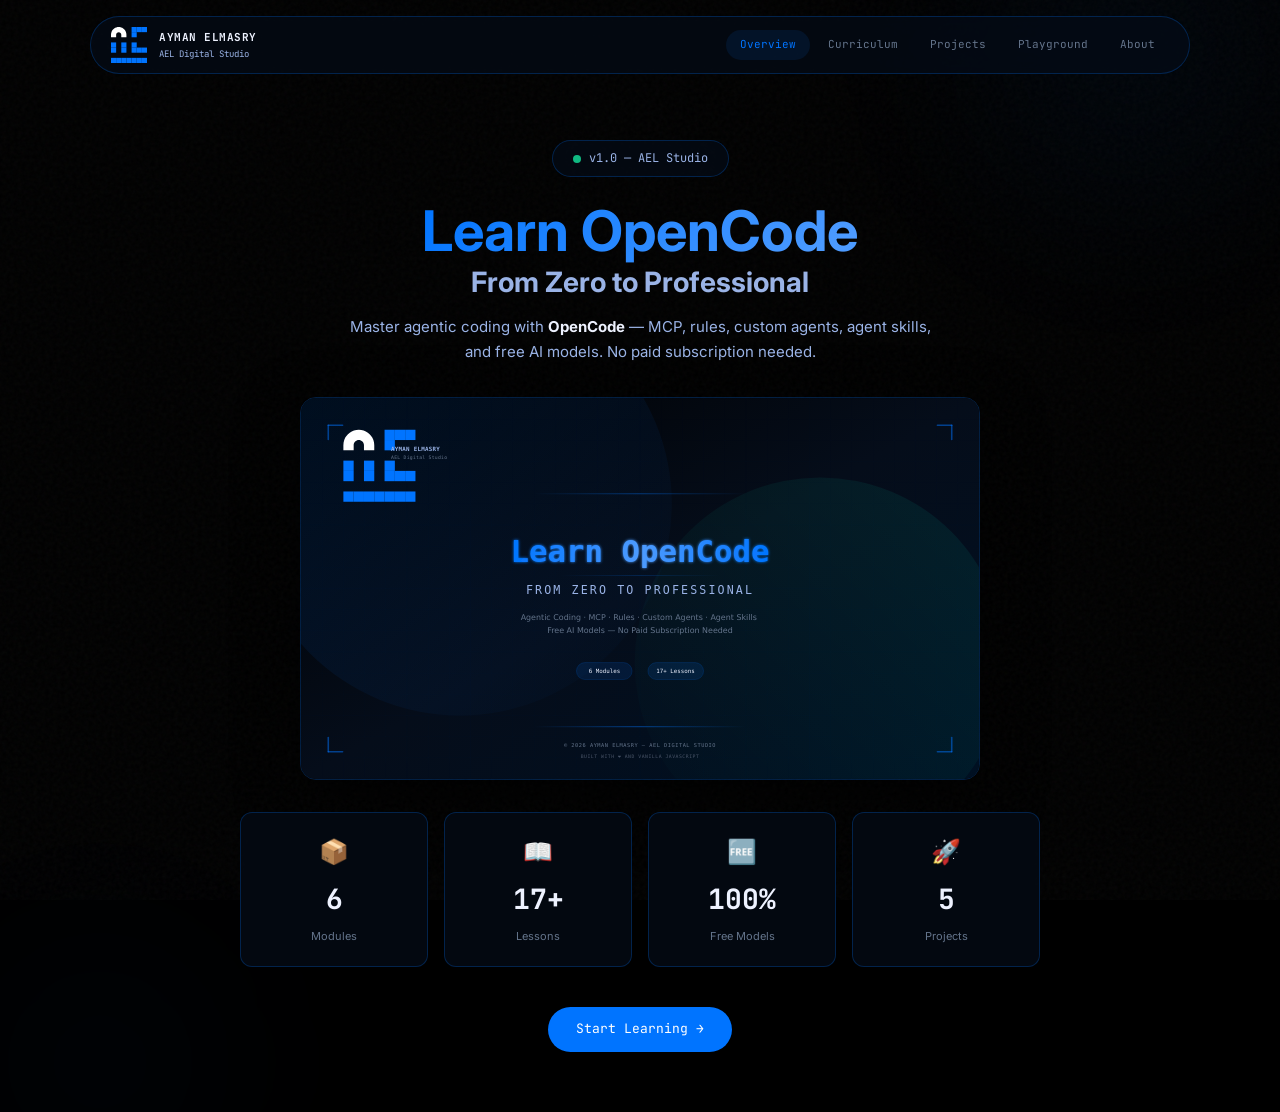
<file: index.html>
<!DOCTYPE html>
<html lang="en">
<head>
  <meta charset="UTF-8">
  <meta name="viewport" content="width=device-width, initial-scale=1.0">
  <title>Learn OpenCode — From Zero to Pro | Ayman Elmasry</title>
  <meta name="author" content="Ayman Elmasry">
  <meta name="description" content="Complete OpenCode course from scratch to professional. Agentic coding with MCP, rules, custom agents, and free AI models.">
  <meta property="og:title" content="Learn OpenCode — From Zero to Pro | Ayman Elmasry">
  <meta property="og:description" content="Master agentic coding with OpenCode — MCP, rules, custom agents, skills, and free AI models. No paid subscription needed.">
  <meta property="og:image" content="https://raw.githubusercontent.com/aymanelmasryael/learn-opencode-course/main/cover.svg">
  <meta property="og:url" content="https://github.com/aymanelmasryael/ael-learn-opencode-course">
  <meta property="og:type" content="website">
  <meta name="twitter:card" content="summary_large_image">
  <meta name="twitter:title" content="Learn OpenCode — From Zero to Pro | Ayman Elmasry">
  <meta name="twitter:description" content="Master agentic coding with OpenCode — MCP, rules, custom agents, skills, and free AI models.">
  <meta name="twitter:image" content="https://raw.githubusercontent.com/aymanelmasryael/learn-opencode-course/main/cover.svg">
  <link rel="stylesheet" href="styles.css">
  <script src="app.js" defer></script>
    <link href="https://fonts.googleapis.com/css2?family=Inter:opsz,wght@14..32,400;500;600;700;800&family=JetBrains+Mono:wght@400;500&display=swap" rel="stylesheet">
</head>
<body>
  <div class="cursor-glow" id="cursorGlow"></div>
  <div class="noise"></div>

  <nav class="navbar glass" id="navbar">
    <div class="nav-brand">
      <svg class="nav-logo-img" viewBox="0 0 226.77 226.77"><path d="m97.19,48.59v16.2h-32.4v-16.2c0-8.94-7.25-16.2-16.2-16.2s-16.2,7.25-16.2,16.2v16.2H0v-16.2c0-5.68.98-11.13,2.76-16.2C9.44,13.52,27.44,0,48.59,0s39.16,13.52,45.83,32.4c1.79,5.07,2.76,10.52,2.76,16.2Z" fill="#ffffff"/><rect y="97.19" width="32.4" height="32.4" fill="#0074FF"/><rect x="64.79" y="97.19" width="32.4" height="32.4" fill="#0074FF"/><rect x="64.79" y="129.58" width="32.4" height="32.4" fill="#0074FF"/><rect y="129.58" width="32.4" height="32.4" fill="#0074FF"/><rect x="129.58" y="97.19" width="32.4" height="32.4" fill="#0074FF"/><rect x="161.98" y="129.58" width="32.4" height="32.4" fill="#0074FF"/><rect x="194.38" y="129.58" width="32.4" height="32.4" fill="#0074FF"/><rect x="129.58" y="129.58" width="32.4" height="32.4" fill="#0074FF"/><rect x="129.58" width="32.4" height="32.4" fill="#0074FF"/><rect x="161.98" width="32.4" height="32.4" fill="#0074FF"/><rect x="194.38" width="32.4" height="32.4" fill="#0074FF"/><rect x="129.58" y="32.4" width="32.4" height="32.4" fill="#0074FF"/><rect y="194.38" width="32.4" height="32.4" fill="#0074FF"/><rect x="32.4" y="194.38" width="32.4" height="32.4" fill="#0074FF"/><rect x="64.79" y="194.38" width="32.4" height="32.4" fill="#0074FF"/><rect x="97.19" y="194.38" width="32.4" height="32.4" fill="#0074FF"/><rect x="129.58" y="194.38" width="32.4" height="32.4" fill="#0074FF"/><rect x="161.98" y="194.38" width="32.4" height="32.4" fill="#0074FF"/><rect x="194.38" y="194.38" width="32.4" height="32.4" fill="#0074FF"/></svg>
      <div class="nav-title">
        <span class="nav-name">AYMAN ELMASRY</span>
        <span class="nav-studio">AEL Digital Studio</span>
      </div>
    </div>
    <div class="nav-links" id="navLinks">
      <a href="#overview" class="nav-link active">Overview</a>
      <a href="#curriculum" class="nav-link">Curriculum</a>
      <a href="#projects" class="nav-link">Projects</a>
      <a href="#playground" class="nav-link">Playground</a>
      <a href="#about" class="nav-link">About</a>
    </div>
    <button class="nav-toggle" id="navToggle"><span></span><span></span><span></span></button>
  </nav>

  <section id="overview" class="section active">
    <div class="section-bg"><div class="orb orb-1"></div><div class="orb orb-2"></div></div>
    <div class="container hero">
      <div class="hero-badge glass"><span class="badge-dot"></span> v1.0 — AEL Studio</div>
      <h1 class="hero-title"><span class="text-gradient">Learn OpenCode</span><span class="hero-sub">From Zero to Professional</span></h1>
      <p class="hero-desc">Master agentic coding with <strong>OpenCode</strong> — MCP, rules, custom agents, agent skills, and free AI models. No paid subscription needed.</p>
      <div class="hero-cover">
        <img src="cover.svg" alt="Learn OpenCode Course" class="hero-cover-img">
      </div>
      <div class="hero-stats">
        <div class="stat-card glass"><span class="stat-icon">📦</span><span class="stat-value">6</span><span class="stat-label">Modules</span></div>
        <div class="stat-card glass"><span class="stat-icon">📖</span><span class="stat-value">17+</span><span class="stat-label">Lessons</span></div>
        <div class="stat-card glass"><span class="stat-icon">🆓</span><span class="stat-value">100%</span><span class="stat-label">Free Models</span></div>
        <div class="stat-card glass"><span class="stat-icon">🚀</span><span class="stat-value">5</span><span class="stat-label">Projects</span></div>
      </div>
      <a href="#curriculum" class="btn-primary">Start Learning →</a>
    </div>
  </section>

  <section id="curriculum" class="section">
    <div class="section-bg"><div class="orb orb-1" style="top:-150px;right:-50px"></div><div class="orb orb-2" style="bottom:-100px;left:-50px"></div></div>
    <div class="container">
      <div class="section-header">
        <div class="section-badge glass"><span class="badge-dot"></span> Full Curriculum</div>
        <h2>Algorithmic Course Structure</h2>
        <p>6 modules · 17+ algorithmic lessons · 5 hands-on projects</p>
      </div>
      <div class="modules-grid" id="modulesGrid"></div>
      <div class="lesson-detail" id="lessonDetail"></div>

      <!-- Timeline -->
      <div id="timeline" style="margin:50px 0"></div>

      <!-- MCP Diagram -->
      <h3 style="font-size:28px;font-weight:bold;text-align:center;margin:60px 0 20px;background:linear-gradient(135deg,#eef2ff,#9ab3e6);-webkit-background-clip:text;-webkit-text-fill-color:transparent">How MCP Works</h3>
      <div class="glass" style="padding:28px;margin-bottom:40px;">
        <p style="color:var(--text-secondary);font-size:13px;margin-bottom:16px;text-align:center;">MCP (Model Context Protocol) connects OpenCode to external tools like databases, APIs, and the file system.</p>
        <div class="mcp-diagram">
          <div class="mcp-node"><svg width="28" height="28" viewBox="0 0 24 24" fill="none" stroke="#0074FF" stroke-width="2"><path d="M4 17l6-6-6-6"/><path d="M12 19h8"/></svg><span>OpenCode</span><span class="mcp-label">Agent</span></div>
          <div class="mcp-arrow">⟷</div>
          <div class="mcp-node highlight"><svg width="28" height="28" viewBox="0 0 24 24" fill="none" stroke="#00ffcc" stroke-width="2"><rect x="2" y="3" width="20" height="14" rx="2"/><path d="M8 21h8"/><path d="M12 17v4"/></svg><span>MCP Server</span><span class="mcp-label">Protocol Layer</span></div>
          <div class="mcp-arrow">⟷</div>
          <div class="mcp-node-group">
            <div class="mcp-node"><svg width="22" height="22" viewBox="0 0 24 24" fill="none" stroke="#0074FF" stroke-width="2"><ellipse cx="12" cy="5" rx="9" ry="3"/><path d="M21 12c0 1.66-4 3-9 3s-9-1.34-9-3"/><path d="M3 5v14c0 1.66 4 3 9 3s9-1.34 9-3V5"/></svg><span>Database</span></div>
            <div class="mcp-node"><svg width="22" height="22" viewBox="0 0 24 24" fill="none" stroke="#0074FF" stroke-width="2"><path d="M18 10h-1.26A8 8 0 1 0 9 20h9a5 5 0 0 0 0-10z"/></svg><span>APIs</span></div>
            <div class="mcp-node"><svg width="22" height="22" viewBox="0 0 24 24" fill="none" stroke="#0074FF" stroke-width="2"><path d="M22 19a2 2 0 0 1-2 2H4a2 2 0 0 1-2-2V5a2 2 0 0 1 2-2h5l2 3h9a2 2 0 0 1 2 2z"/></svg><span>File System</span></div>
          </div>
        </div>
      </div>

      <!-- Free Models -->
      <h3 style="font-size:28px;font-weight:bold;text-align:center;margin:40px 0 20px;background:linear-gradient(135deg,#eef2ff,#9ab3e6);-webkit-background-clip:text;-webkit-text-fill-color:transparent">Supported Free AI Models</h3>
      <div class="models-grid">
        <div class="glass model-card"><div class="model-icon">🤖</div><strong>Claude 3 Haiku</strong><span class="model-meta">Anthropic · Fast & Light</span></div>
        <div class="glass model-card"><div class="model-icon">🧠</div><strong>Gemini 2.0 Flash</strong><span class="model-meta">Google · Free Tier</span></div>
        <div class="glass model-card"><div class="model-icon">🌊</div><strong>DeepSeek V3</strong><span class="model-meta">Open Source · Powerful</span></div>
        <div class="glass model-card"><div class="model-icon">📡</div><strong>LLaMA 3</strong><span class="model-meta">Meta · Open Weights</span></div>
      </div>
    </div>
  </section>

  <section id="projects" class="section">
    <div class="section-bg"><div class="orb orb-1" style="top:-100px;right:50px"></div><div class="orb orb-2" style="bottom:-120px;left:50px"></div></div>
    <div class="container">
      <div class="section-header">
        <div class="section-badge glass"><span class="badge-dot"></span> Hands-On</div>
        <h2>5 Practical Projects</h2>
        <p>From "Hello World" to a full Next.js app with custom agents</p>
      </div>
      <div class="projects-grid" id="projectsGrid"></div>
      <div class="project-detail" id="projectDetail"></div>
    </div>
  </section>

  <section id="playground" class="section">
    <div class="section-bg"><div class="orb orb-1" style="top:-100px;right:0"></div></div>
    <div class="container">
      <div class="section-header">
        <div class="section-badge glass"><span class="badge-dot"></span> Interactive Lab</div>
        <h2>Code Playground</h2>
        <p>Try OpenCode commands, rules, and MCP configs live</p>
      </div>
      <div class="glass" style="padding:24px;">
        <div class="playground-tabs">
          <button class="playground-tab active" data-pt="opencode">OpenCode CLI</button>
          <button class="playground-tab" data-pt="rules">Rules</button>
          <button class="playground-tab" data-pt="mcp">MCP Config</button>
        </div>
        <div class="playground-editor">
          <textarea id="codeEditor" spellcheck="false" placeholder="# Example: Create a new project
create-project nextjs-blog

# Add project rules
add-rule &quot;Use Next.js 14 with App Router&quot;

# Run agent to build a page
agent-run &quot;Create a landing page with Hero Section&quot;"></textarea>
          <div class="playground-output" id="playgroundOutput"><span class="output-placeholder">▶ Run a command to see the result...</span></div>
        </div>
        <div class="playground-actions">
          <button class="btn-primary" id="runBtn">▶ Run</button>
          <button class="btn-secondary" id="clearBtn">Clear</button>
          <button class="btn-secondary" id="resetBtn">Reset</button>
        </div>
      </div>
    </div>
  </section>

  <section id="about" class="section">
    <div class="section-bg"><div class="orb orb-1" style="top:-200px;left:-100px"></div><div class="orb orb-2" style="bottom:-150px;right:-100px"></div></div>
    <div class="container">
      <div class="section-header">
        <div class="section-badge glass"><span class="badge-dot"></span> AEL Digital Studio</div>
        <h2>About This Course</h2>
      </div>
      <div class="about-grid">
        <div class="about-card glass"><h3>Author</h3><p><strong>Ayman Elmasry</strong><br>AEL Digital Studio</p><p class="about-version">Learn OpenCode v1.0 — 2026</p><p class="about-license">MIT License — Free for personal and commercial use</p></div>
        <div class="about-card glass"><h3>What You'll Learn</h3><ul class="about-list"><li>OpenCode installation and basic commands</li><li>Agent Instructions & Custom Slash Commands</li><li>Context window management</li><li>Agent Skills for repeatable workflows</li><li>Project Rules to guide AI behavior</li><li>MCP servers & tool integration</li><li>Custom agents and sub-agents</li><li>Building real apps with free AI models</li></ul></div>
        <div class="about-card glass"><h3>Prerequisites</h3><ul class="about-list"><li>Basic programming knowledge (any language)</li><li>Node.js installed (v18+)</li><li>A terminal / command line</li><li>No paid AI subscription needed</li></ul></div>
        <div class="about-card glass"><h3>Why OpenCode?</h3><p>OpenCode is one of the most exciting tools for developers who want agentic coding without expensive subscriptions. Free models need more structure — that's exactly what this course teaches.</p></div>
      </div>
      <div class="about-footer glass"><p>© 2026 Ayman Elmasry — AEL Digital Studio. All rights reserved.</p><p class="about-tagline">Built with ❤️ and vanilla JavaScript</p></div>
    </div>
  </section>


</body>
</html>
</file>
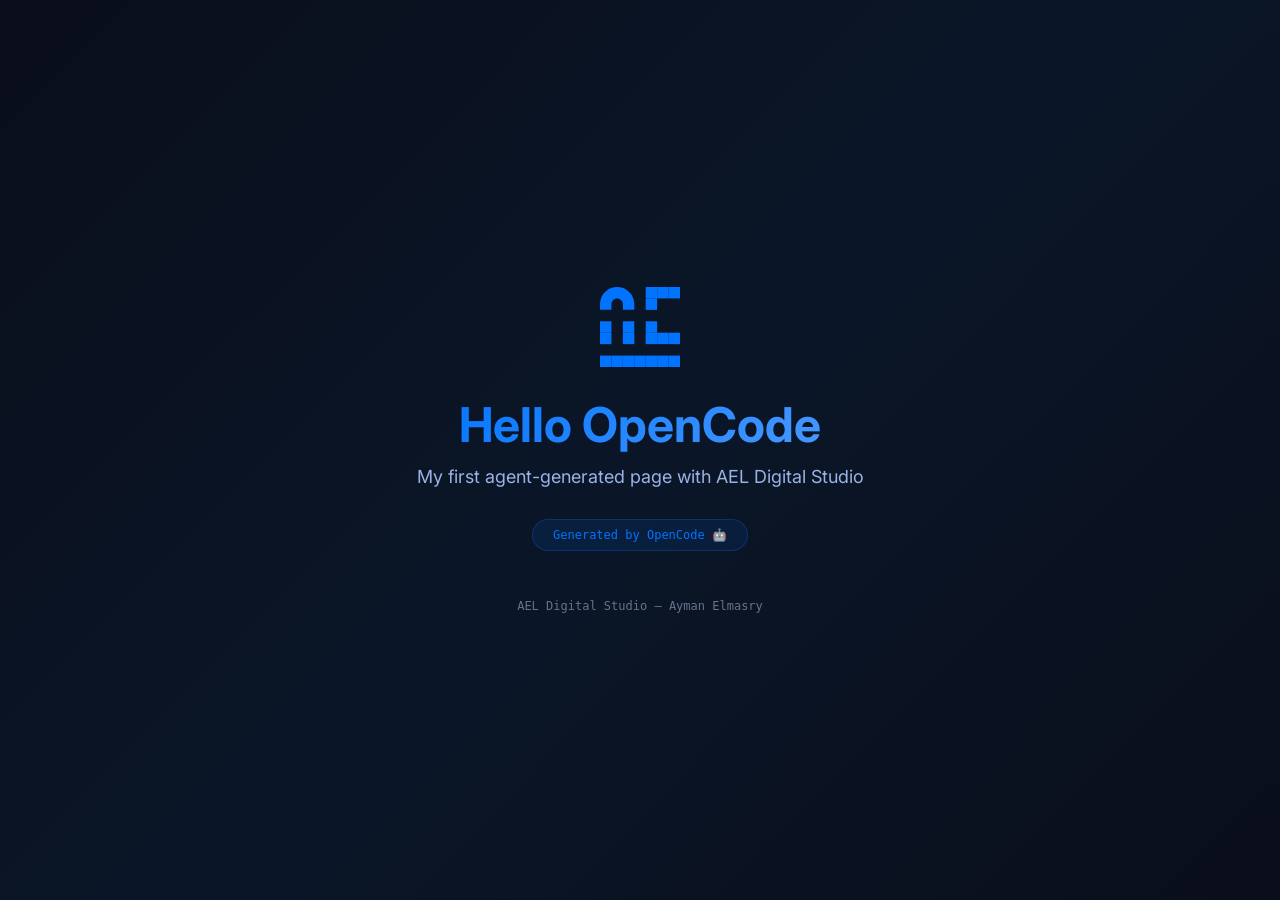
<file: projects/01-hello-opencode/index.html>
<!DOCTYPE html>
<html lang="en">
<head>
  <meta charset="UTF-8">
  <meta name="viewport" content="width=device-width, initial-scale=1.0">
  <title>Hello OpenCode — AEL Digital Studio</title>
  <style>
    :root { --primary: #0074FF; --bg: #0a0e1a; --text: #eef2ff; --accent: #00ffcc; }
    * { margin: 0; padding: 0; box-sizing: border-box; }
    body {
      font-family: -apple-system, BlinkMacSystemFont, 'Inter', system-ui, sans-serif;
      background: var(--bg); color: var(--text); min-height: 100vh;
      display: flex; align-items: center; justify-content: center;
      background: linear-gradient(135deg, #0a0e1a 0%, #0a1628 50%, #0a0e1a 100%);
    }
    .container { text-align: center; padding: 40px; }
    .logo svg { width: 80px; height: 80px; margin-bottom: 24px; }
    h1 {
      font-size: 48px; font-weight: bold; margin-bottom: 12px;
      background: linear-gradient(135deg, var(--primary), #4d9bff);
      -webkit-background-clip: text; -webkit-text-fill-color: transparent;
    }
    .subtitle { font-size: 18px; color: #9ab3e6; margin-bottom: 32px; }
    .badge {
      display: inline-block; padding: 8px 20px; border-radius: 20px;
      background: rgba(0,116,255,.1); border: 1px solid rgba(0,116,255,.25);
      font-family: 'SF Mono', monospace; font-size: 12px; color: var(--primary);
    }
    .footer { margin-top: 48px; font-size: 12px; color: #64748b; font-family: 'SF Mono', monospace; }
  </style>
    <link href="https://fonts.googleapis.com/css2?family=Inter:opsz,wght@14..32,400;500;600;700;800&family=JetBrains+Mono:wght@400;500&display=swap" rel="stylesheet">
</head>
<body>
  <div class="container">
    <div class="logo">
      <svg viewBox="0 0 226.77 226.77"><path d="m97.19,48.59v16.2h-32.4v-16.2c0-8.94-7.25-16.2-16.2-16.2s-16.2,7.25-16.2,16.2v16.2H0v-16.2c0-5.68.98-11.13,2.76-16.2C9.44,13.52,27.44,0,48.59,0s39.16,13.52,45.83,32.4c1.79,5.07,2.76,10.52,2.76,16.2Z" fill="#0074FF"/><rect y="97.19" width="32.4" height="32.4" fill="#0074FF"/><rect x="64.79" y="97.19" width="32.4" height="32.4" fill="#0074FF"/><rect x="64.79" y="129.58" width="32.4" height="32.4" fill="#0074FF"/><rect y="129.58" width="32.4" height="32.4" fill="#0074FF"/><rect x="129.58" y="97.19" width="32.4" height="32.4" fill="#0074FF"/><rect x="161.98" y="129.58" width="32.4" height="32.4" fill="#0074FF"/><rect x="194.38" y="129.58" width="32.4" height="32.4" fill="#0074FF"/><rect x="129.58" y="129.58" width="32.4" height="32.4" fill="#0074FF"/><rect x="129.58" width="32.4" height="32.4" fill="#0074FF"/><rect x="161.98" width="32.4" height="32.4" fill="#0074FF"/><rect x="194.38" width="32.4" height="32.4" fill="#0074FF"/><rect x="129.58" y="32.4" width="32.4" height="32.4" fill="#0074FF"/><rect y="194.38" width="32.4" height="32.4" fill="#0074FF"/><rect x="32.4" y="194.38" width="32.4" height="32.4" fill="#0074FF"/><rect x="64.79" y="194.38" width="32.4" height="32.4" fill="#0074FF"/><rect x="97.19" y="194.38" width="32.4" height="32.4" fill="#0074FF"/><rect x="129.58" y="194.38" width="32.4" height="32.4" fill="#0074FF"/><rect x="161.98" y="194.38" width="32.4" height="32.4" fill="#0074FF"/><rect x="194.38" y="194.38" width="32.4" height="32.4" fill="#0074FF"/></svg>
    </div>
    <h1>Hello OpenCode</h1>
    <p class="subtitle">My first agent-generated page with AEL Digital Studio</p>
    <span class="badge">Generated by OpenCode 🤖</span>
    <p class="footer">AEL Digital Studio — Ayman Elmasry</p>
  </div>
</body>
</html>
</file>
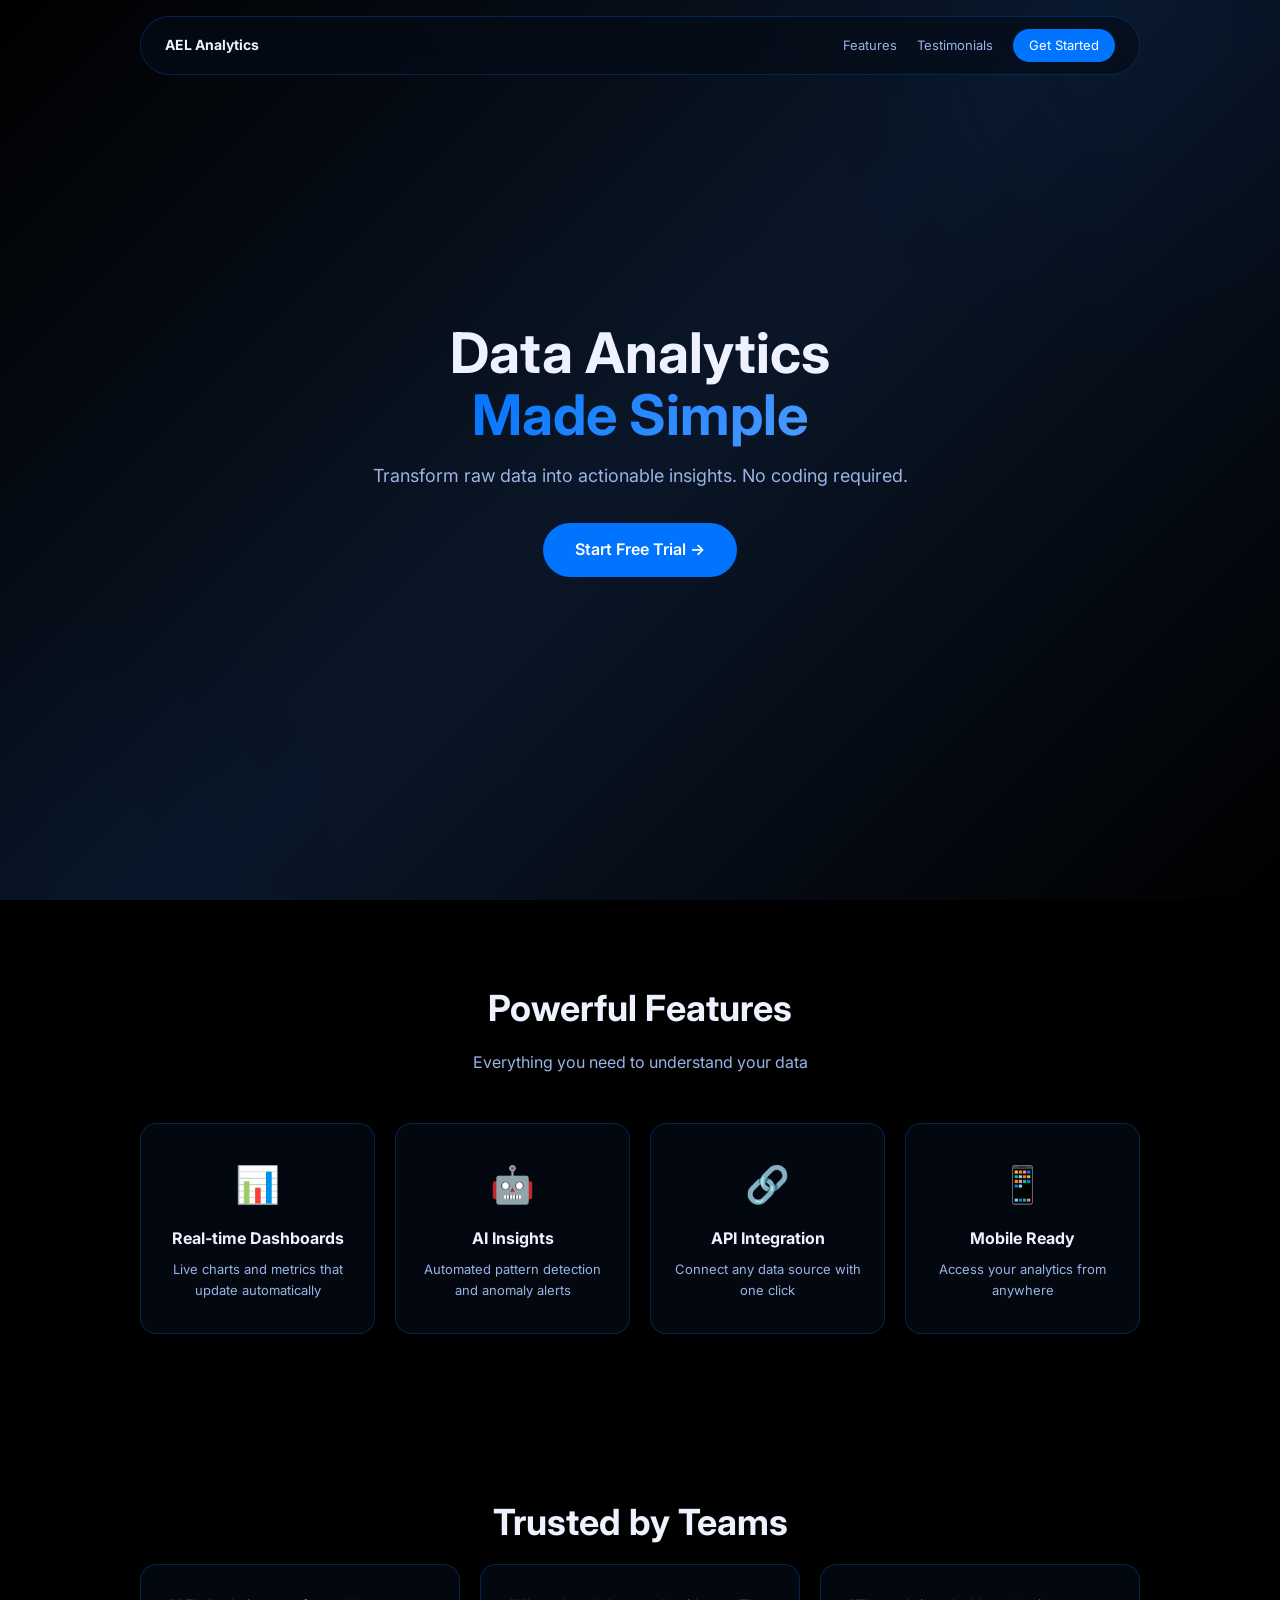
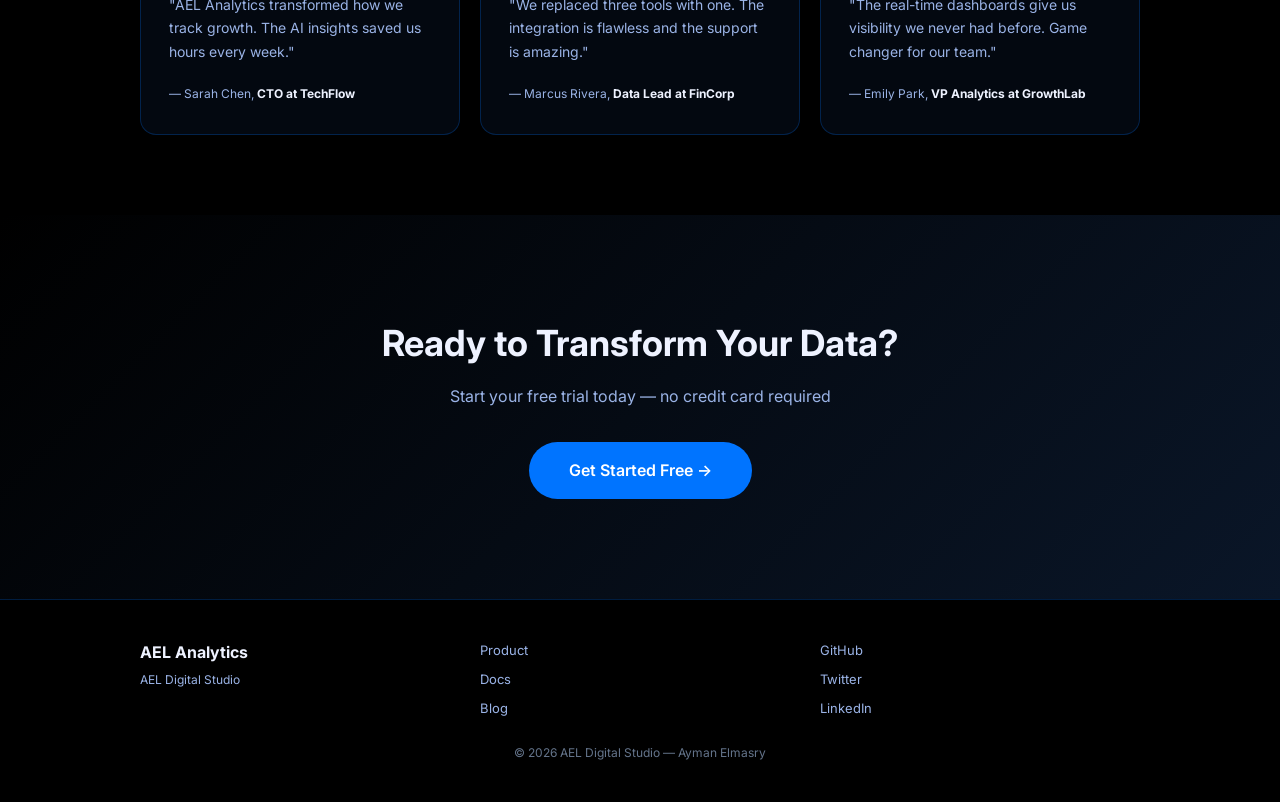
<file: projects/02-landing-page/index.html>
<!DOCTYPE html>
<html lang="en">
<head>
  <meta charset="UTF-8">
  <meta name="viewport" content="width=device-width, initial-scale=1.0">
  <title>AEL Analytics — Landing Page</title>
  <link rel="stylesheet" href="style.css">
    <link href="https://fonts.googleapis.com/css2?family=Inter:opsz,wght@14..32,400;500;600;700;800&family=JetBrains+Mono:wght@400;500&display=swap" rel="stylesheet">
</head>
<body>
  <nav class="navbar">
    <div class="nav-brand">AEL Analytics</div>
    <div class="nav-links">
      <a href="#features">Features</a>
      <a href="#testimonials">Testimonials</a>
      <a href="#cta" class="btn-nav">Get Started</a>
    </div>
  </nav>

  <section class="hero">
    <div class="orb orb-1"></div>
    <div class="orb orb-2"></div>
    <div class="hero-content">
      <h1>Data Analytics<br><span class="gradient-text">Made Simple</span></h1>
      <p>Transform raw data into actionable insights. No coding required.</p>
      <a href="#cta" class="btn-primary">Start Free Trial →</a>
    </div>
  </section>

  <section id="features" class="features">
    <h2>Powerful Features</h2>
    <p class="section-desc">Everything you need to understand your data</p>
    <div class="features-grid">
      <div class="feature-card">
        <div class="icon">📊</div>
        <h3>Real-time Dashboards</h3>
        <p>Live charts and metrics that update automatically</p>
      </div>
      <div class="feature-card">
        <div class="icon">🤖</div>
        <h3>AI Insights</h3>
        <p>Automated pattern detection and anomaly alerts</p>
      </div>
      <div class="feature-card">
        <div class="icon">🔗</div>
        <h3>API Integration</h3>
        <p>Connect any data source with one click</p>
      </div>
      <div class="feature-card">
        <div class="icon">📱</div>
        <h3>Mobile Ready</h3>
        <p>Access your analytics from anywhere</p>
      </div>
    </div>
  </section>

  <section id="testimonials" class="testimonials">
    <h2>Trusted by Teams</h2>
    <div class="testimonials-scroll">
      <div class="testimonial-card">
        <p>"AEL Analytics transformed how we track growth. The AI insights saved us hours every week."</p>
        <span class="author">— Sarah Chen, <strong>CTO at TechFlow</strong></span>
      </div>
      <div class="testimonial-card">
        <p>"We replaced three tools with one. The integration is flawless and the support is amazing."</p>
        <span class="author">— Marcus Rivera, <strong>Data Lead at FinCorp</strong></span>
      </div>
      <div class="testimonial-card">
        <p>"The real-time dashboards give us visibility we never had before. Game changer for our team."</p>
        <span class="author">— Emily Park, <strong>VP Analytics at GrowthLab</strong></span>
      </div>
    </div>
  </section>

  <section id="cta" class="cta">
    <h2>Ready to Transform Your Data?</h2>
    <p>Start your free trial today — no credit card required</p>
    <a href="#" class="btn-primary btn-large">Get Started Free →</a>
  </section>

  <footer class="footer">
    <div class="footer-grid">
      <div class="footer-brand">
        <strong>AEL Analytics</strong>
        <p>AEL Digital Studio</p>
      </div>
      <div class="footer-links">
        <a href="#">Product</a>
        <a href="#">Docs</a>
        <a href="#">Blog</a>
      </div>
      <div class="footer-social">
        <a href="#">GitHub</a>
        <a href="#">Twitter</a>
        <a href="#">LinkedIn</a>
      </div>
    </div>
    <p class="footer-copy">© 2026 AEL Digital Studio — Ayman Elmasry</p>
  </footer>
</body>
</html>
</file>
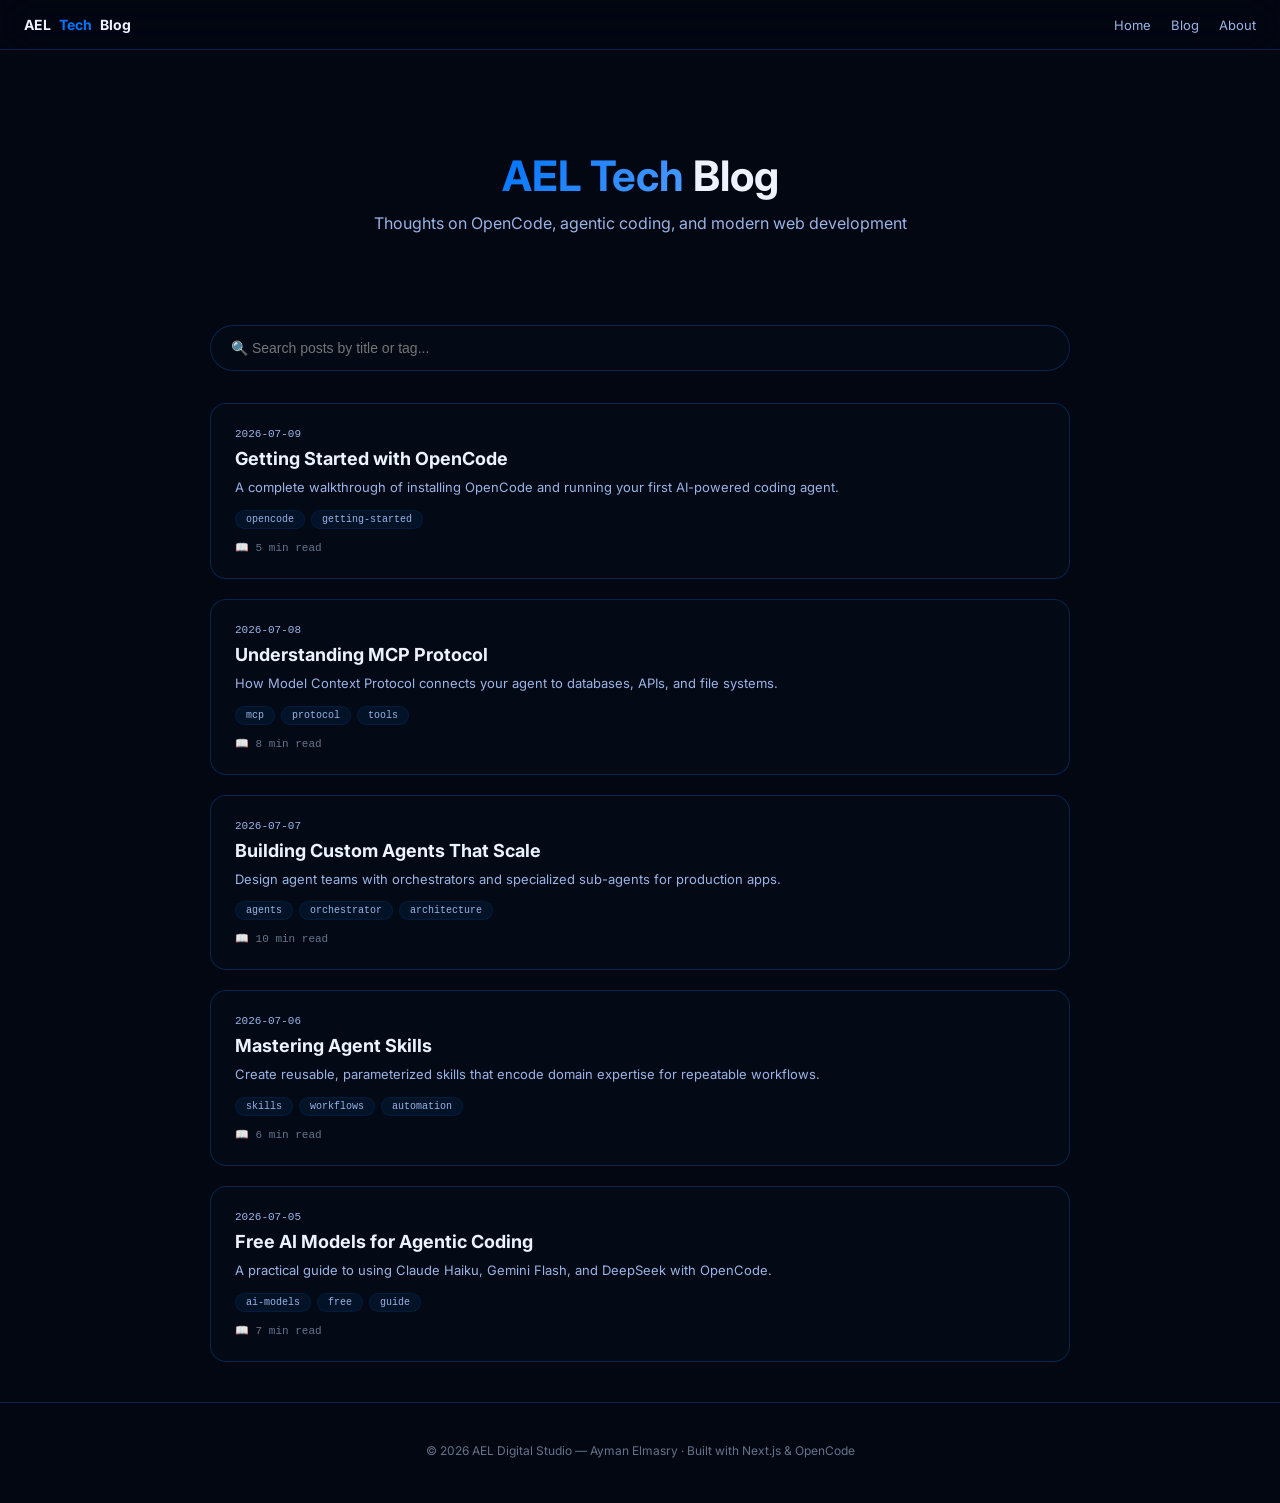
<file: projects/05-nextjs-blog/index.html>
<!DOCTYPE html>
<html lang="en">
<head>
  <meta charset="UTF-8">
  <meta name="viewport" content="width=device-width, initial-scale=1.0">
  <title>AEL Tech Blog — Next.js</title>
  <style>
    :root { --primary: #0074FF; --bg: #030712; --bg-card: rgba(5,12,24,.7); --text: #eef2ff; --text-secondary: #9ab3e6; --border: rgba(0,116,255,.25); }
    * { margin: 0; padding: 0; box-sizing: border-box; }
    body { font-family: -apple-system, BlinkMacSystemFont, 'Inter', system-ui, sans-serif; background: var(--bg); color: var(--text); min-height: 100vh; }
    .navbar { position: sticky; top: 0; display: flex; align-items: center; justify-content: space-between; padding: 16px 24px; background: rgba(3,7,18,.85); backdrop-filter: blur(20px); border-bottom: 1px solid var(--border); z-index: 100; }
    .nav-brand { font-weight: bold; font-size: 14px; display: flex; align-items: center; gap: 8px; }
    .nav-brand span { color: var(--primary); }
    .nav-links { display: flex; gap: 20px; }
    .nav-links a { color: var(--text-secondary); text-decoration: none; font-size: 13px; }
    .container { max-width: 900px; margin: 0 auto; padding: 40px 20px; }
    .hero { text-align: center; padding: 60px 0; }
    .hero h1 { font-size: 42px; margin-bottom: 12px; }
    .hero h1 span { background: linear-gradient(135deg, var(--primary), #4d9bff); -webkit-background-clip: text; -webkit-text-fill-color: transparent; }
    .hero p { color: var(--text-secondary); font-size: 16px; }
    .search-bar { margin: 32px 0; }
    .search-bar input { width: 100%; padding: 14px 20px; border-radius: 40px; border: 1px solid var(--border); background: var(--bg-card); color: var(--text); font-size: 14px; }
    .posts-grid { display: grid; gap: 20px; }
    .post-card { background: var(--bg-card); border: 1px solid var(--border); border-radius: 16px; padding: 24px; transition: all .2s; cursor: pointer; }
    .post-card:hover { border-color: var(--primary); transform: translateY(-2px); }
    .post-card .date { font-size: 11px; color: var(--text-secondary); font-family: 'SF Mono', monospace; margin-bottom: 8px; }
    .post-card h3 { font-size: 18px; margin-bottom: 8px; }
    .post-card p { font-size: 13px; color: var(--text-secondary); line-height: 1.6; margin-bottom: 12px; }
    .post-card .tags { display: flex; gap: 6px; flex-wrap: wrap; }
    .post-card .tags span { padding: 3px 10px; border-radius: 10px; background: rgba(0,116,255,.08); border: 1px solid rgba(0,116,255,.1); font-size: 10px; color: var(--text-secondary); font-family: 'SF Mono', monospace; }
    .post-card .meta { display: flex; gap: 16px; font-size: 11px; color: var(--text-muted, #64748b); margin-top: 12px; font-family: 'SF Mono', monospace; }
    .footer { text-align: center; padding: 40px 20px; border-top: 1px solid var(--border); font-size: 12px; color: #64748b; }
    @media (max-width: 768px) { .hero h1 { font-size: 28px; } }
  </style>
    <link href="https://fonts.googleapis.com/css2?family=Inter:opsz,wght@14..32,400;500;600;700;800&family=JetBrains+Mono:wght@400;500&display=swap" rel="stylesheet">
</head>
<body>
  <nav class="navbar">
    <div class="nav-brand">AEL<span>Tech</span> Blog</div>
    <div class="nav-links">
      <a href="#">Home</a>
      <a href="#">Blog</a>
      <a href="#">About</a>
    </div>
  </nav>
  <div class="container">
    <div class="hero">
      <h1><span>AEL Tech</span> Blog</h1>
      <p>Thoughts on OpenCode, agentic coding, and modern web development</p>
    </div>
    <div class="search-bar">
      <input type="text" id="searchInput" placeholder="🔍 Search posts by title or tag..." oninput="filterPosts()">
    </div>
    <div class="posts-grid" id="postsGrid"></div>
  </div>
  <footer class="footer">© 2026 AEL Digital Studio — Ayman Elmasry · Built with Next.js & OpenCode</footer>
  <script>
    const POSTS = [
      { title: 'Getting Started with OpenCode', excerpt: 'A complete walkthrough of installing OpenCode and running your first AI-powered coding agent.', date: '2026-07-09', tags: ['opencode', 'getting-started'], readingTime: 5 },
      { title: 'Understanding MCP Protocol', excerpt: 'How Model Context Protocol connects your agent to databases, APIs, and file systems.', date: '2026-07-08', tags: ['mcp', 'protocol', 'tools'], readingTime: 8 },
      { title: 'Building Custom Agents That Scale', excerpt: 'Design agent teams with orchestrators and specialized sub-agents for production apps.', date: '2026-07-07', tags: ['agents', 'orchestrator', 'architecture'], readingTime: 10 },
      { title: 'Mastering Agent Skills', excerpt: 'Create reusable, parameterized skills that encode domain expertise for repeatable workflows.', date: '2026-07-06', tags: ['skills', 'workflows', 'automation'], readingTime: 6 },
      { title: 'Free AI Models for Agentic Coding', excerpt: 'A practical guide to using Claude Haiku, Gemini Flash, and DeepSeek with OpenCode.', date: '2026-07-05', tags: ['ai-models', 'free', 'guide'], readingTime: 7 }
    ];

    function renderPosts(posts) {
      document.getElementById('postsGrid').innerHTML = posts.map(p => `
        <div class="post-card">
          <div class="date">${p.date}</div>
          <h3>${p.title}</h3>
          <p>${p.excerpt}</p>
          <div class="tags">${p.tags.map(t => `<span>${t}</span>`).join('')}</div>
          <div class="meta"><span>📖 ${p.readingTime} min read</span></div>
        </div>
      `).join('');
    }

    function filterPosts() {
      const q = document.getElementById('searchInput').value.toLowerCase();
      renderPosts(POSTS.filter(p => p.title.toLowerCase().includes(q) || p.tags.some(t => t.includes(q))));
    }

    renderPosts(POSTS);
  </script>
</body>
</html>
</file>
<file: styles.css>
/* ============================================
   Learn OpenCode — Course Styles
   AEL Digital Studio · Ayman Elmasry
   Brand: #0074FF (Primary), #00ffcc (Accent)
   ============================================ */

:root {
  --primary: #0074FF;
  --primary-dark: #0052b3;
  --primary-light: #4d9bff;
  --primary-glow: rgba(0, 116, 255, 0.25);
  --gold: #ffd700;
  --success: #10b981;
  --warning: #f59e0b;
  --danger: #ef4444;
  --bg-deep: #000;
  --bg-card: rgba(5, 12, 24, 0.7);
  --bg-surface: rgba(1, 5, 14, 0.7);
  --text-primary: #eef2ff;
  --text-secondary: #9ab3e6;
  --text-muted: #64748b;
  --border-color: rgba(0, 116, 255, 0.25);
  --border-glow: rgba(0, 116, 255, 0.4);
  --radius-sm: 8px;
  --radius-md: 12px;
  --radius-lg: 16px;
  --radius-xl: 20px;
  --font-mono: 'SF Mono', 'Fira Code', 'Cascadia Code', 'JetBrains Mono', monospace;
  --font-sans: -apple-system, BlinkMacSystemFont, 'Inter', system-ui, sans-serif;
}

* { margin: 0; padding: 0; box-sizing: border-box; }
html { scroll-behavior: smooth; }

body {
  font-family: var(--font-sans);
  background: var(--bg-deep);
  color: var(--text-primary);
  min-height: 100vh;
  overflow-x: hidden;
  line-height: 1.6;
}

::selection { background: var(--primary); color: #fff; }
::-webkit-scrollbar { width: 6px; }
::-webkit-scrollbar-track { background: transparent; }
::-webkit-scrollbar-thumb { background: var(--border-color); border-radius: 3px; }

/* Background Effects */
.noise {
  position: fixed; inset: 0; z-index: 0;
  pointer-events: none; opacity: 0.035;
  background-image: url("data:image/svg+xml,%3Csvg viewBox='0 0 256 256' xmlns='http://www.w3.org/2000/svg'%3E%3Cfilter id='n'%3E%3CfeTurbulence type='fractalNoise' baseFrequency='.9' numOctaves='4' stitchTiles='stitch'/%3E%3C/filter%3E%3Crect width='100%25' height='100%25' filter='url(%23n)'/%3E%3C/svg%3E");
}

.cursor-glow {
  position: fixed; width: 300px; height: 300px;
  border-radius: 50%;
  background: radial-gradient(circle, var(--primary-glow), transparent 70%);
  pointer-events: none; z-index: 0;
  transform: translate(-50%, -50%);
  transition: opacity 0.3s; opacity: 0;
}

/* Glassmorphism Base */
.glass {
  background: var(--bg-card);
  backdrop-filter: blur(20px) saturate(1.4);
  -webkit-backdrop-filter: blur(20px) saturate(1.4);
  border: 1px solid var(--border-color);
}

/* Ambient Orbs */
.orb { position: absolute; border-radius: 50%; filter: blur(80px); pointer-events: none; opacity: 0.5; }
.orb-1 { width: 500px; height: 500px; background: radial-gradient(circle, rgba(0,116,255,0.12), transparent 70%); top: -200px; right: -100px; }
.orb-2 { width: 400px; height: 400px; background: radial-gradient(circle, rgba(0,116,255,0.08), transparent 70%); bottom: -150px; left: -100px; }

/* Navigation */
.navbar {
  position: fixed; top: 16px; left: 50%; transform: translateX(-50%);
  display: flex; align-items: center; justify-content: space-between;
  padding: 10px 20px; border-radius: 60px; z-index: 1000;
  width: calc(100% - 32px); max-width: 1100px;
}
.navbar.scrolled { background: rgba(5, 12, 24, 0.85); }
.nav-brand { display: flex; align-items: center; gap: 12px; }
.nav-logo-img { height: 36px; width: auto; }
.nav-title { display: flex; flex-direction: column; }
.nav-name { font-family: var(--font-mono); font-size: 11px; font-weight: bold; letter-spacing: 0.5px; color: var(--text-primary); }
.nav-studio { font-family: var(--font-mono); font-size: 9px; color: var(--text-secondary); }
.nav-links { display: flex; gap: 4px; }
.nav-link {
  padding: 6px 14px; border-radius: 20px; text-decoration: none;
  font-family: var(--font-mono); font-size: 11px;
  color: var(--text-muted); transition: all 0.2s;
}
.nav-link:hover, .nav-link.active { color: var(--text-primary); background: rgba(0,116,255,0.1); }
.nav-link.active { color: var(--primary); }
.nav-toggle { display: none; background: none; border: none; cursor: pointer; flex-direction: column; gap: 4px; padding: 4px; }
.nav-toggle span { width: 20px; height: 2px; background: var(--text-primary); border-radius: 2px; transition: 0.3s; }

/* Sections */
.section { display: none; min-height: 100vh; padding: 100px 20px 60px; position: relative; overflow: hidden; }
.section.active { display: flex; align-items: center; justify-content: center; }
.section-bg { position: absolute; inset: 0; overflow: hidden; pointer-events: none; z-index: 0; }
.container { width: 100%; max-width: 1100px; margin: 0 auto; position: relative; z-index: 1; }
.section-header { text-align: center; margin-bottom: 40px; }
.section-badge {
  display: inline-flex; align-items: center; gap: 8px;
  padding: 6px 16px; border-radius: 20px;
  font-family: var(--font-mono); font-size: 12px;
  color: var(--text-secondary); margin-bottom: 16px;
}
.section-header h2 {
  font-size: 36px; font-weight: bold;
  background: linear-gradient(135deg, #eef2ff, #9ab3e6);
  -webkit-background-clip: text; -webkit-text-fill-color: transparent;
  background-clip: text;
}
.section-header p { color: var(--text-muted); font-size: 14px; margin-top: 8px; }
.section-header h3 {
  font-size: 28px; font-weight: bold;
  background: linear-gradient(135deg, #eef2ff, #9ab3e6);
  -webkit-background-clip: text; -webkit-text-fill-color: transparent;
  background-clip: text; text-align: center; margin-bottom: 20px;
}

/* Hero */
.hero { text-align: center; padding-top: 40px; }
.hero-badge {
  display: inline-flex; align-items: center; gap: 8px;
  padding: 8px 20px; border-radius: 30px; margin-bottom: 24px;
  font-family: var(--font-mono); font-size: 12px; color: var(--text-secondary);
}
.badge-dot { width: 8px; height: 8px; border-radius: 50%; background: var(--success); animation: pulse-dot 2s infinite; display: inline-block; }
@keyframes pulse-dot { 0%, 100% { opacity: 1; } 50% { opacity: 0.4; } }
.hero-title { font-size: 56px; font-weight: bold; line-height: 1.1; margin-bottom: 16px; }
.text-gradient {
  background: linear-gradient(135deg, #0074FF, #4d9bff, #0074FF);
  -webkit-background-clip: text; -webkit-text-fill-color: transparent;
  background-clip: text; background-size: 200% auto;
  animation: gradient-shift 4s ease infinite;
}
@keyframes gradient-shift { 0%, 100% { background-position: 0% center; } 50% { background-position: 100% center; } }
.hero-sub { display: block; font-size: 28px; color: var(--text-secondary); margin-top: 4px; }
.hero-desc { max-width: 600px; margin: 0 auto 32px; color: var(--text-secondary); font-size: 15px; line-height: 1.7; }
.hero-desc strong { color: var(--text-primary); }

/* Hero Cover Image */
.hero-cover { text-align: center; margin: 0 auto 32px; max-width: 720px; padding: 0 20px; }
.hero-cover-img {
  width: 100%; height: auto; border-radius: var(--radius-lg);
  border: 1px solid var(--border-color);
  box-shadow: 0 20px 60px rgba(0, 0, 0, 0.5);
  display: block;
  transition: transform 0.3s, box-shadow 0.3s;
}
.hero-cover-img:hover {
  transform: translateY(-4px);
  box-shadow: 0 30px 80px rgba(0, 116, 255, 0.15);
  border-color: var(--primary);
}

/* Hero Stats */
.hero-stats { display: grid; grid-template-columns: repeat(4, 1fr); gap: 16px; margin-bottom: 40px; max-width: 800px; margin-inline: auto; }
.stat-card { display: flex; flex-direction: column; align-items: center; gap: 6px; padding: 20px 12px; border-radius: var(--radius-md); text-align: center; transition: transform 0.2s, border-color 0.2s; }
.stat-card:hover { transform: translateY(-2px); border-color: var(--primary); }
.stat-icon { font-size: 24px; }
.stat-value { font-family: var(--font-mono); font-size: 28px; font-weight: bold; }
.stat-label { font-size: 11px; color: var(--text-muted); }

/* Buttons */
.btn-primary {
  display: inline-flex; align-items: center; gap: 8px;
  padding: 12px 28px; border-radius: 40px; border: none;
  color: #fff; font-family: var(--font-mono); font-size: 13px;
  cursor: pointer; transition: all 0.2s; text-decoration: none;
  background: var(--primary);
}
.btn-primary:hover { box-shadow: 0 0 30px var(--primary-glow); transform: translateY(-1px); }
.btn-secondary {
  display: inline-flex; align-items: center; gap: 8px;
  padding: 12px 24px; border-radius: 40px;
  border: 1px solid var(--border-color);
  color: var(--text-secondary); font-family: var(--font-mono); font-size: 12px;
  cursor: pointer; transition: all 0.2s; text-decoration: none;
  background: transparent;
}
.btn-secondary:hover { border-color: var(--primary); color: var(--text-primary); }

/* Modules Grid */
.modules-grid { display: grid; grid-template-columns: repeat(auto-fit, minmax(300px, 1fr)); gap: 16px; margin-bottom: 20px; }
.module-card { cursor: pointer; transition: all 0.3s; border-radius: var(--radius-lg); padding: 24px; background: var(--bg-card); backdrop-filter: blur(20px) saturate(1.4); border: 1px solid var(--border-color); }
.module-card:hover { border-color: var(--primary); transform: translateY(-2px); }
.module-card.active { border-color: var(--success); box-shadow: 0 0 30px rgba(16, 185, 129, 0.08); }
.module-num { font-family: var(--font-mono); font-size: 11px; color: var(--primary); margin-bottom: 8px; }
.module-card h3 { font-size: 16px; margin-bottom: 8px; }
.module-card p { font-size: 13px; color: var(--text-secondary); line-height: 1.6; }
.module-lessons { display: flex; flex-wrap: wrap; gap: 6px; margin-top: 12px; }
.module-lessons span {
  background: rgba(0, 116, 255, 0.08); color: var(--text-secondary);
  font-size: 10px; padding: 3px 10px; border-radius: 10px;
  border: 1px solid rgba(0, 116, 255, 0.1); font-family: var(--font-mono);
}

/* Lesson Details */
.lesson-detail { display: none; margin-bottom: 30px; }
.lesson-detail.open { display: block; }
.lesson-content { background: rgba(0, 0, 0, 0.3); border-radius: var(--radius-lg); padding: 28px; border: 1px solid rgba(0, 255, 204, 0.08); }
.lesson-content h4 { color: var(--text-primary); font-size: 15px; margin-bottom: 16px; }
.lesson-content .sec { margin-bottom: 20px; }
.lesson-content .sec h5 { color: #fff; font-size: 14px; margin-bottom: 6px; }
.lesson-content .sec p { color: var(--text-secondary); font-size: 13px; line-height: 1.7; }
.lesson-content pre { background: rgba(0, 0, 0, 0.4); border: 1px solid var(--border-color); border-radius: 8px; padding: 16px; overflow-x: auto; font-family: var(--font-mono); font-size: 12px; color: var(--success); margin: 10px 0; direction: ltr; text-align: left; }
.lesson-content .tip { background: rgba(255, 215, 0, 0.06); border-left: 3px solid var(--gold); padding: 12px 16px; border-radius: 8px; margin: 12px 0; font-size: 13px; color: var(--text-secondary); }
.lesson-content .tip strong { color: var(--gold); }

/* MCP Diagram */
.mcp-diagram { display: flex; align-items: center; justify-content: center; gap: 16px; flex-wrap: wrap; margin: 20px 0; padding: 16px; }
.mcp-node { background: rgba(0, 116, 255, 0.06); border: 1px solid var(--border-color); border-radius: 12px; padding: 14px 18px; text-align: center; min-width: 90px; display: flex; flex-direction: column; align-items: center; gap: 4px; }
.mcp-node span { font-family: var(--font-mono); font-size: 11px; color: var(--text-primary); }
.mcp-node .mcp-label { font-size: 9px; color: var(--text-muted); }
.mcp-node.highlight { border-color: rgba(0, 255, 204, 0.3); background: rgba(0, 255, 204, 0.04); }
.mcp-node.highlight span { color: var(--success); }
.mcp-arrow { color: var(--text-muted); font-family: var(--font-mono); font-size: 18px; }
.mcp-node-group { display: flex; gap: 8px; flex-wrap: wrap; }

/* Free Models */
.models-grid { display: grid; grid-template-columns: repeat(auto-fit, minmax(200px, 1fr)); gap: 14px; margin-bottom: 50px; }
.model-card { display: flex; flex-direction: column; align-items: center; gap: 8px; padding: 24px 16px; border-radius: var(--radius-lg); text-align: center; }
.model-icon { font-size: 32px; }
.model-card strong { font-size: 14px; }
.model-meta { font-family: var(--font-mono); font-size: 10px; color: var(--text-muted); }

/* Projects Grid */
.projects-grid { display: grid; grid-template-columns: repeat(auto-fit, minmax(320px, 1fr)); gap: 16px; margin-bottom: 30px; }
.project-card { cursor: pointer; transition: all 0.3s; border-radius: var(--radius-lg); padding: 24px; background: var(--bg-card); backdrop-filter: blur(20px) saturate(1.4); border: 1px solid var(--border-color); position: relative; overflow: hidden; }
.project-card:hover { border-color: var(--primary); transform: translateY(-2px); }
.project-card.active { border-color: var(--gold); box-shadow: 0 0 30px rgba(255, 215, 0, 0.06); }
.project-card .pnum { font-family: var(--font-mono); font-size: 10px; color: var(--gold); margin-bottom: 4px; }
.project-card h3 { font-size: 16px; margin-bottom: 6px; }
.project-card p { font-size: 12px; color: var(--text-secondary); line-height: 1.6; margin-bottom: 10px; }
.project-card .ptags { display: flex; flex-wrap: wrap; gap: 4px; }
.project-card .ptags span { background: rgba(0, 116, 255, 0.06); border: 1px solid rgba(0, 116, 255, 0.1); padding: 2px 8px; border-radius: 6px; font-family: var(--font-mono); font-size: 9px; color: var(--text-muted); }
.project-card .picon { font-size: 28px; margin-bottom: 8px; display: block; }
.project-card .pdifficulty { position: absolute; top: 16px; right: 16px; font-size: 9px; font-family: var(--font-mono); padding: 3px 10px; border-radius: 10px; background: rgba(16, 185, 129, 0.1); border: 1px solid rgba(16, 185, 129, 0.2); color: var(--success); }
.project-card .pdifficulty.hard { background: rgba(239, 68, 68, 0.1); border-color: rgba(239, 68, 68, 0.2); color: var(--danger); }
.project-card .pdifficulty.medium { background: rgba(245, 158, 11, 0.1); border-color: rgba(245, 158, 11, 0.2); color: var(--warning); }

/* Project Details */
.project-detail { display: none; margin-bottom: 30px; }
.project-detail.open { display: block; }
.project-content { background: rgba(0, 0, 0, 0.3); border-radius: var(--radius-lg); padding: 28px; border: 1px solid rgba(255, 215, 0, 0.08); }
.project-content h4 { color: var(--text-primary); font-size: 16px; margin-bottom: 12px; }
.project-content .sec { margin-bottom: 16px; }
.project-content .sec h5 { color: var(--gold); font-size: 14px; margin-bottom: 6px; font-family: var(--font-mono); }
.project-content .sec p { color: var(--text-secondary); font-size: 13px; line-height: 1.7; }
.project-content .sec ul { list-style: none; padding: 0; margin: 8px 0; }
.project-content .sec ul li { color: var(--text-secondary); font-size: 12px; padding: 4px 0; padding-left: 16px; position: relative; }
.project-content .sec ul li::before { content: "\2192"; color: var(--primary); position: absolute; left: 0; }
.project-content pre { background: rgba(0, 0, 0, 0.4); border: 1px solid var(--border-color); border-radius: 8px; padding: 16px; overflow-x: auto; font-family: var(--font-mono); font-size: 12px; color: var(--success); margin: 10px 0; }

/* Playground */
.playground-tabs { display: flex; gap: 4px; margin-bottom: 16px; flex-wrap: wrap; }
.playground-tab { padding: 7px 18px; border-radius: 20px; border: 1px solid var(--border-color); background: transparent; color: var(--text-muted); font-family: var(--font-mono); font-size: 11px; cursor: pointer; transition: all 0.2s; }
.playground-tab:hover, .playground-tab.active { color: var(--text-primary); background: rgba(0, 116, 255, 0.08); border-color: var(--primary); }
.playground-editor { background: #0d1117; border: 1px solid var(--border-color); border-radius: var(--radius-md); overflow: hidden; }
.playground-editor textarea { width: 100%; min-height: 200px; background: transparent; border: none; padding: 20px; color: var(--success); font-family: var(--font-mono); font-size: 13px; line-height: 1.7; resize: vertical; direction: ltr; text-align: left; }
.playground-editor textarea:focus { outline: none; }
.playground-output { border-top: 1px solid var(--border-color); padding: 16px 20px; min-height: 50px; font-family: var(--font-mono); font-size: 12px; color: var(--text-secondary); direction: ltr; text-align: left; }
.playground-output .output-placeholder { color: var(--text-muted); }
.playground-actions { display: flex; gap: 10px; margin-top: 14px; flex-wrap: wrap; }

/* About Section */
.about-grid { display: grid; grid-template-columns: 1fr 1fr; gap: 20px; max-width: 800px; margin: 0 auto; }
.about-card { padding: 24px; border-radius: var(--radius-lg); }
.about-card h3 { font-size: 15px; font-weight: bold; margin-bottom: 12px; color: var(--text-primary); }
.about-card p { font-size: 13px; color: var(--text-secondary); line-height: 1.7; }
.about-list { list-style: none; display: flex; flex-direction: column; gap: 6px; }
.about-list li { font-size: 13px; color: var(--text-secondary); }
.about-list li::before { content: "\2014 "; color: var(--primary); }
.about-version { font-family: var(--font-mono); font-size: 12px; color: var(--primary); margin-top: 8px; }
.about-license { font-family: var(--font-mono); font-size: 10px; color: var(--text-muted); margin-top: 4px; }
.about-footer { text-align: center; padding: 20px; border-radius: var(--radius-lg); margin-top: 24px; max-width: 800px; margin-inline: auto; }
.about-footer p { font-family: var(--font-mono); font-size: 11px; color: var(--text-muted); }
.about-tagline { color: var(--text-secondary); margin-top: 4px; }

/* Responsive */
/* Fade-up Animations */
.fade-up { animation: fadeUp .5s ease forwards; }
@keyframes fadeUp { from { opacity: 0; transform: translateY(16px); } to { opacity: 1; transform: translateY(0); } }
.module-card, .project-card { animation: fadeUp .4s ease both; }
.module-card:nth-child(1), .project-card:nth-child(1) { animation-delay: 0s; }
.module-card:nth-child(2), .project-card:nth-child(2) { animation-delay: .08s; }
.module-card:nth-child(3), .project-card:nth-child(3) { animation-delay: .16s; }
.module-card:nth-child(4), .project-card:nth-child(4) { animation-delay: .24s; }
.module-card:nth-child(5), .project-card:nth-child(5) { animation-delay: .32s; }
.module-card:nth-child(6) { animation-delay: .4s; }

@media (max-width: 768px) {
  .nav-links { display: none; position: absolute; top: 60px; right: 0; flex-direction: column; background: rgba(5,12,24,0.95); border-radius: var(--radius-md); padding: 12px; border: 1px solid var(--border-color); width: 200px; gap: 2px; }
  .nav-links.open { display: flex; }
  .nav-toggle { display: flex; }
  .hero-title { font-size: 36px; }
  .hero-sub { font-size: 22px; }
  .hero-stats { grid-template-columns: repeat(2, 1fr); }
  .about-grid { grid-template-columns: 1fr; }
  .modules-grid { grid-template-columns: 1fr; }
  .projects-grid { grid-template-columns: 1fr; }
  .mcp-node-group { flex-direction: column; }
  .mcp-diagram { flex-direction: column; }
  .mcp-arrow { transform: rotate(90deg); }
}

@media (max-width: 480px) {
  .navbar { padding: 8px 14px; }
  .hero-title { font-size: 28px; }
  .hero-sub { font-size: 18px; }
  .stat-card { padding: 14px 8px; }
  .stat-value { font-size: 22px; }
}
</file>
<file: projects/02-landing-page/style.css>
:root { --primary: #0074FF; --bg: #000; --bg-card: rgba(5,12,24,.7); --text: #eef2ff; --text-secondary: #9ab3e6; --border: rgba(0,116,255,.25); }
* { margin: 0; padding: 0; box-sizing: border-box; }
html { scroll-behavior: smooth; }
body { font-family: -apple-system, BlinkMacSystemFont, 'Inter', system-ui, sans-serif; background: var(--bg); color: var(--text); line-height: 1.6; }
.navbar { position: fixed; top: 16px; left: 50%; transform: translateX(-50%); display: flex; align-items: center; justify-content: space-between; padding: 12px 24px; border-radius: 60px; background: var(--bg-card); backdrop-filter: blur(20px); border: 1px solid var(--border); width: calc(100% - 32px); max-width: 1000px; z-index: 1000; }
.nav-brand { font-weight: bold; font-size: 14px; }
.nav-links { display: flex; gap: 20px; align-items: center; }
.nav-links a { color: var(--text-secondary); text-decoration: none; font-size: 13px; }
.btn-nav { padding: 6px 16px; border-radius: 20px; background: var(--primary); color: #fff !important; }
.hero { min-height: 100vh; display: flex; align-items: center; justify-content: center; text-align: center; position: relative; overflow: hidden; padding: 20px; background: linear-gradient(135deg, #000 0%, #0a1628 50%, #000 100%); }
.orb { position: absolute; border-radius: 50%; filter: blur(80px); opacity: .4; pointer-events: none; }
.orb-1 { width: 500px; height: 500px; background: radial-gradient(circle, rgba(0,116,255,.12), transparent); top: -200px; right: -100px; }
.orb-2 { width: 400px; height: 400px; background: radial-gradient(circle, rgba(0,116,255,.08), transparent); bottom: -150px; left: -100px; }
.hero-content { position: relative; z-index: 1; max-width: 700px; }
.hero h1 { font-size: 56px; line-height: 1.1; margin-bottom: 16px; }
.gradient-text { background: linear-gradient(135deg, var(--primary), #4d9bff); -webkit-background-clip: text; -webkit-text-fill-color: transparent; }
.hero p { font-size: 18px; color: var(--text-secondary); margin-bottom: 32px; }
.btn-primary { display: inline-block; padding: 14px 32px; border-radius: 40px; background: var(--primary); color: #fff; text-decoration: none; font-weight: 600; transition: all .2s; }
.btn-primary:hover { box-shadow: 0 0 30px rgba(0,116,255,.25); transform: translateY(-2px); }
.btn-large { padding: 16px 40px; font-size: 16px; }
.features, .testimonials { padding: 80px 20px; text-align: center; }
.features h2, .testimonials h2, .cta h2 { font-size: 36px; margin-bottom: 12px; }
.section-desc { color: var(--text-secondary); margin-bottom: 48px; font-size: 16px; }
.features-grid { display: grid; grid-template-columns: repeat(4, 1fr); gap: 20px; max-width: 1000px; margin: 0 auto; }
.feature-card { background: var(--bg-card); border: 1px solid var(--border); border-radius: 16px; padding: 32px 20px; text-align: center; }
.feature-card .icon { font-size: 36px; margin-bottom: 12px; }
.feature-card h3 { font-size: 16px; margin-bottom: 8px; }
.feature-card p { font-size: 13px; color: var(--text-secondary); line-height: 1.6; }
.testimonials-scroll { display: grid; grid-template-columns: repeat(3, 1fr); gap: 20px; max-width: 1000px; margin: 0 auto; }
.testimonial-card { background: var(--bg-card); border: 1px solid var(--border); border-radius: 16px; padding: 28px; text-align: left; }
.testimonial-card p { font-size: 14px; line-height: 1.7; margin-bottom: 16px; color: var(--text-secondary); }
.testimonial-card .author { font-size: 12px; color: var(--text-secondary); }
.testimonial-card strong { color: var(--text); }
.cta { padding: 100px 20px; text-align: center; background: linear-gradient(135deg, #000, #0a1628); }
.cta p { color: var(--text-secondary); margin-bottom: 32px; font-size: 16px; }
.footer { padding: 40px 20px; border-top: 1px solid var(--border); }
.footer-grid { display: grid; grid-template-columns: 1fr 1fr 1fr; gap: 20px; max-width: 1000px; margin: 0 auto 24px; }
.footer-brand p { font-size: 12px; color: var(--text-secondary); margin-top: 4px; }
.footer-links, .footer-social { display: flex; flex-direction: column; gap: 8px; }
.footer-links a, .footer-social a { color: var(--text-secondary); text-decoration: none; font-size: 13px; }
.footer-copy { text-align: center; font-size: 12px; color: #64748b; }
@media (max-width: 768px) { .hero h1 { font-size: 36px; } .features-grid { grid-template-columns: repeat(2, 1fr); } .testimonials-scroll { grid-template-columns: 1fr; } .footer-grid { grid-template-columns: 1fr; text-align: center; } }
@media (max-width: 480px) { .features-grid { grid-template-columns: 1fr; } .hero h1 { font-size: 28px; } }
</file>
